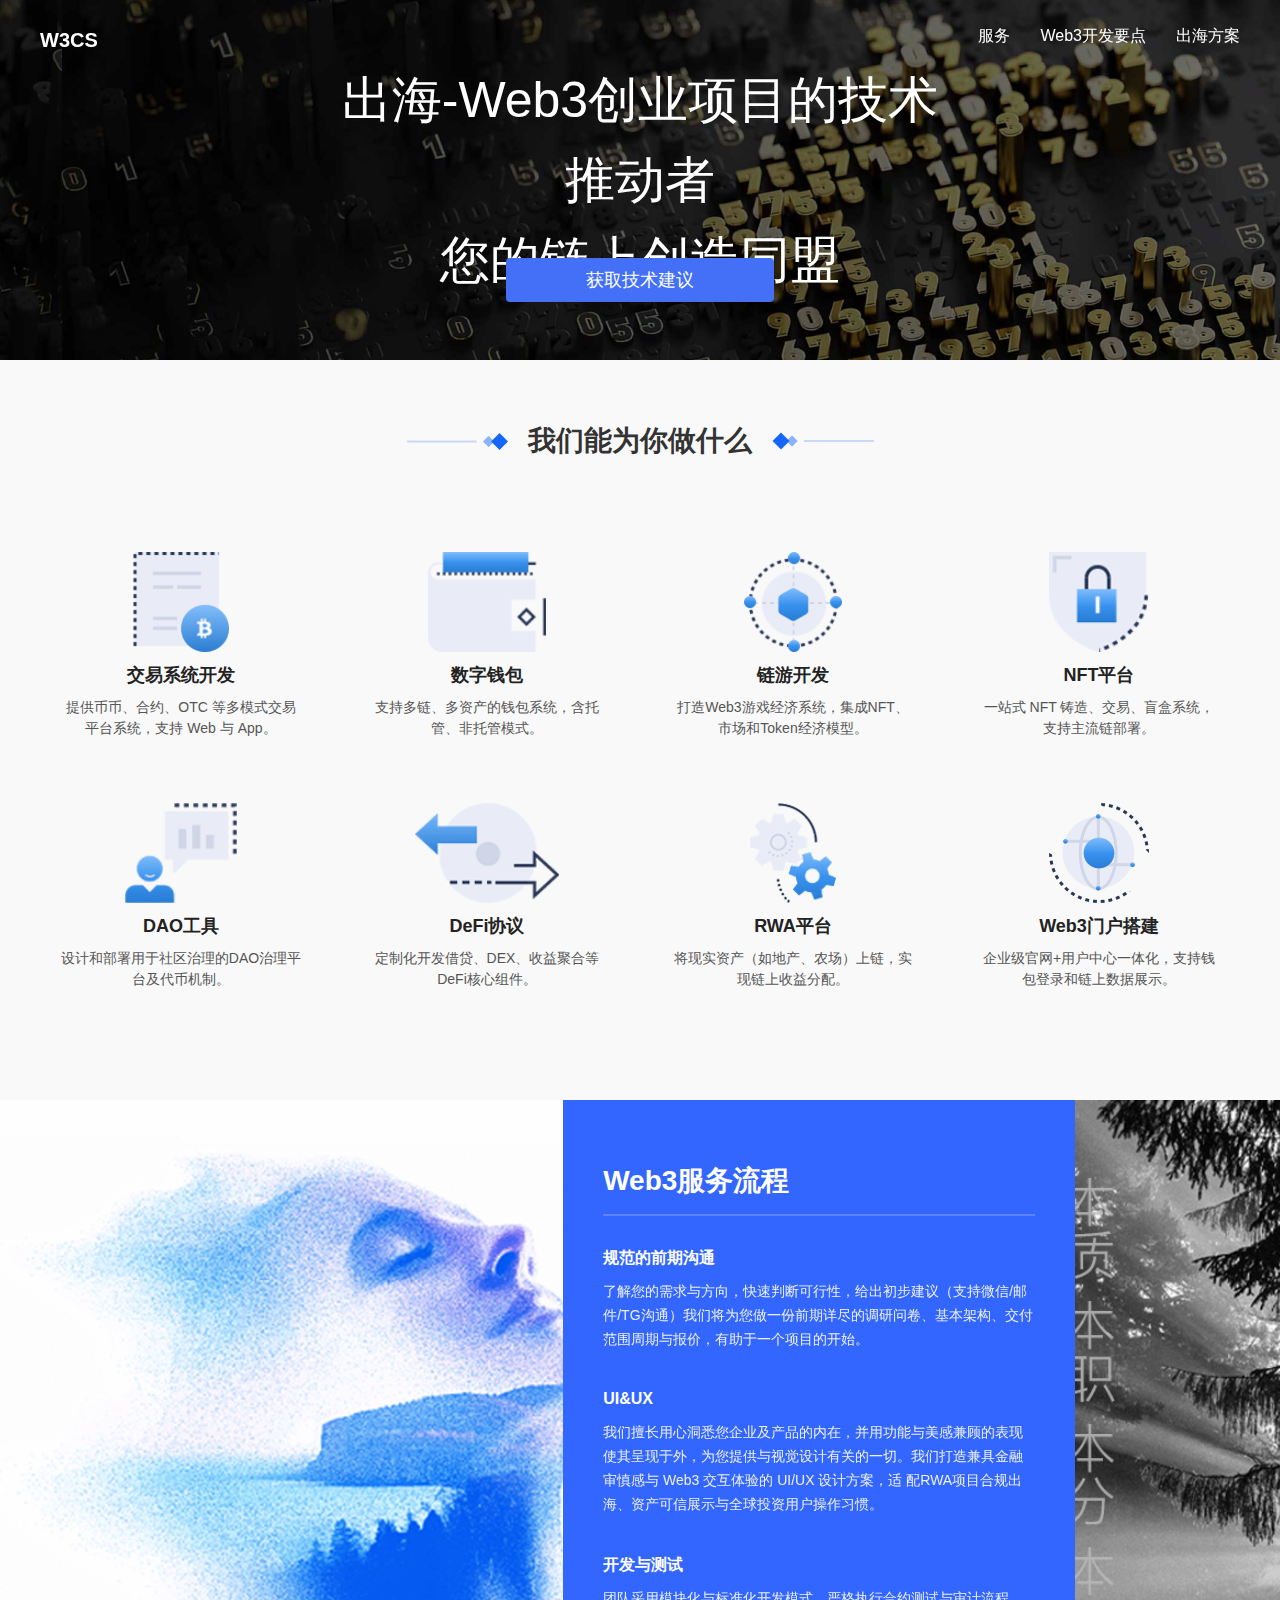
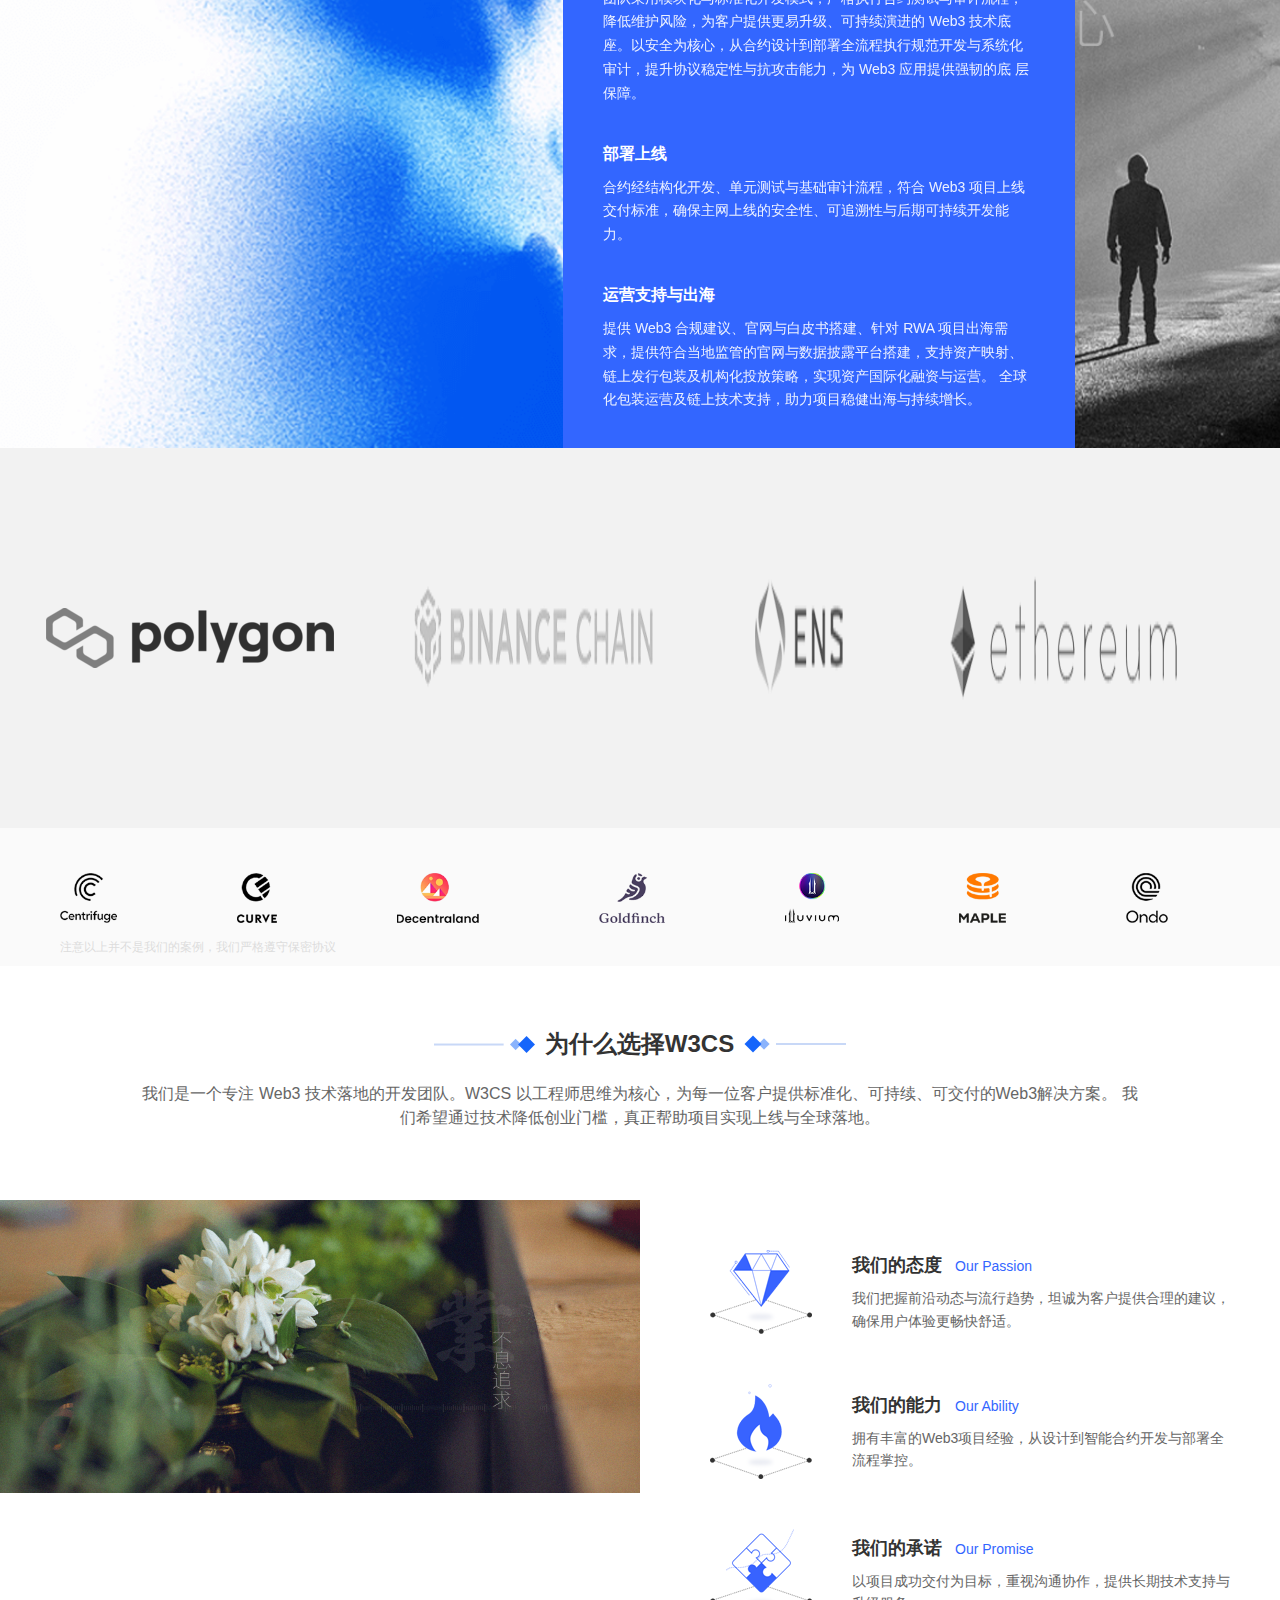
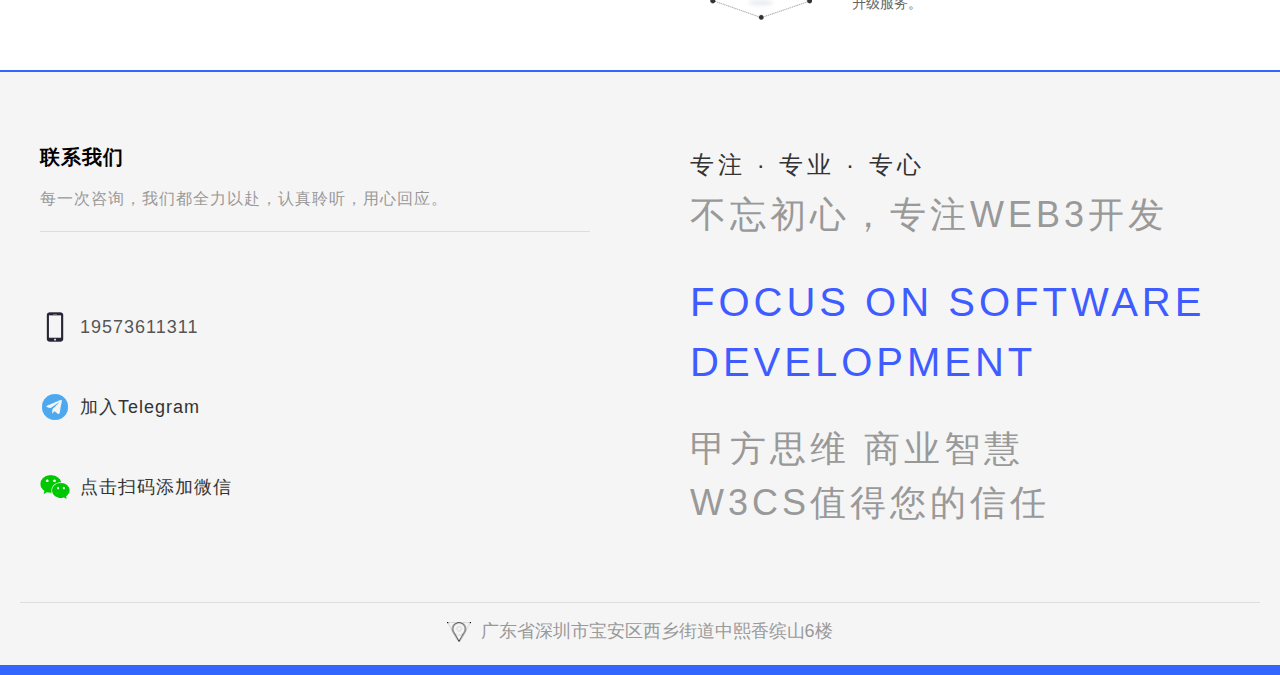
<file: index.html>
<!DOCTYPE html>
<html lang="en">
<head>
  <meta charset="UTF-8" />
  <meta name="viewport" content="width=device-width, initial-scale=1.0" />
  <meta name="description" content="专注于区块链/Web3解决方案，提供智能合约开发、去中心化应用（DApp）定制、NFT铸造、RWA落地、DeFi系统开发及合规出海支持服务，助力企业开启数字资产新时代。">
  <meta name="keywords" content="区块链开发, Web3开发, 智能合约, 去中心化应用, NFT平台, DeFi系统, RWA资产, DApp定制, Web3出海服务">
  <title>区块链Web3开发｜去中心化应用｜智能合约解决方案 - W3CS</title>
  <link rel="stylesheet" href="./css/common.css">
  <link rel="stylesheet" href="./css/index.css">
  <link rel="stylesheet" href="./css/base.css">
  <link rel="icon" href="./images/favicon.ico" type="image/x-icon">
  <!-- Google tag (gtag.js) -->
<script async src="https://www.googletagmanager.com/gtag/js?id=AW-17197983893"></script>
<script>
  window.dataLayer = window.dataLayer || [];
  function gtag(){dataLayer.push(arguments);}
  gtag('js', new Date());

  gtag('config', 'AW-17197983893');
</script>
<!-- Event snippet for 获取技术建议 conversion page
In your html page, add the snippet and call gtag_report_conversion when someone clicks on the chosen link or button. -->
<script>
function gtag_report_conversion(url) {
  var callback = function () {
    if (typeof(url) != 'undefined') {
      window.location = url;
    }
  };
  gtag('event', 'conversion', {
      'send_to': 'AW-17197983893/nWeYCPPh--AaEJXR0YhA',
      'event_callback': callback
  });
  return false;
}
</script>
</head>
<body>
    <!-- 导航栏 -->
    <nav class="navbar">
        <div class="navbar-content">
            <h1 class="logo"><a href="#">W3CS</a></h1>
            <div class="nav-links">
                <a href="#solution">服务</a>
                <a href="#Service">Web3开发要点</a>
                <a href="#contact">出海方案</a>
            </div>
            <!-- <div class="hamburger" id="hamburger">
                <span></span>
                <span></span>
                <span></span>
            </div> -->
        </div>
    </nav>

    <!-- 移动端菜单 -->
    <!-- <div class="mobile-menu" id="mobileMenu">
        <a href="#solution">服务</a>
        <a href="#Service">Web3开发要点</a>
        <a href="#contact">出海方案</a>
    </div> -->

    <!-- 轮播图 -->
    <div class="carousel-container">
        <div class="carousel-slide active">
            <div class="caption">出海-Web3创业项目的技术推动者</br>您的链上创造同盟</div>
        </div>

        <!-- 悬浮按钮 -->
        <a href="#contact" onclick="gtag_report_conversion();"><button class="carousel-btn">获取技术建议</button></a>

    </div> 

    <!-- 第二屏解决方案 -->
    <div class="solution content"  id="solution">
        <div class="tittle">
            <img src="./images/left.png" alt="">
            <h2>我们能为你做什么</h2>
            <img src="./images/right.png" alt="">
        </div>
        <div class="solution-content">
            <ul>
            <li>
                <img loading="lazy" src="./images/solution02.png" alt="">
                <h3>交易系统开发</h3>
                提供币币、合约、OTC 等多模式交易平台系统，支持 Web 与 App。
            </li>
            <li>
                <img loading="lazy" src="./images/solution01.png" alt="">
                <h3>数字钱包</h3>
                支持多链、多资产的钱包系统，含托管、非托管模式。
            </li>
            <li>
                <img loading="lazy" src="./images/solution03.png" alt="">
                <h3>链游开发</h3>
                打造Web3游戏经济系统，集成NFT、市场和Token经济模型。
            </li>
            <li>
                <img loading="lazy" src="./images/solution04.png" alt="">
                <h3>NFT平台</h3>
                一站式 NFT 铸造、交易、盲盒系统，支持主流链部署。
            </li>
            <li>
                <img loading="lazy" src="./images/solution05.png" alt="">
                <h3>DAO工具</h3>
                设计和部署用于社区治理的DAO治理平台及代币机制。
            </li>
            <li>
                <img loading="lazy" src="./images/solution06.png" alt="">
                <h3>DeFi协议</h3>
                定制化开发借贷、DEX、收益聚合等DeFi核心组件。
            </li>
            <li>
                <img loading="lazy" src="./images/solution07.png" alt="">
                <h3>RWA平台</h3>
                将现实资产（如地产、农场）上链，实现链上收益分配。
            </li>
            <li>
                <img loading="lazy" src="./images/solution08.png" alt="">
                <h3>Web3门户搭建</h3>
                企业级官网+用户中心一体化，支持钱包登录和链上数据展示。
            </li>
            </ul>
        </div>
    </div>


    <div class="Service full-section">
        <div class="Service-left">
        <img src="./images/Service_right.png" alt="视觉图">
        </div>

        <div class="Service-middle" id="Service">   

            <h2>Web3服务流程</h2>
            <div class="Service-item">
                <h3>规范的前期沟通</h3>
                <p>了解您的需求与方向，快速判断可行性，给出初步建议（支持微信/邮件/TG沟通）我们将为您做一份前期详尽的调研问卷、基本架构、交付范围周期与报价，有助于一个项目的开始。</p>
            </div>
            <div class="Service-item">
                <h3>UI&UX</h3>
                <p>我们擅长用心洞悉您企业及产品的内在，并用功能与美感兼顾的表现使其呈现于外，为您提供与视觉设计有关的一切。我们打造兼具金融审慎感与 Web3 交互体验的 UI/UX 设计方案，适
    配RWA项目合规出海、资产可信展示与全球投资用户操作习惯。</p>
            </div>
            <div class="Service-item">
                <h3>开发与测试</h3>
                <p>团队采用模块化与标准化开发模式，严格执行合约测试与审计流程，降低维护风险，为客户提供更易升级、可持续演进的 Web3 技术底座。以安全为核心，从合约设计到部署全流程执行规范开发与系统化审计，提升协议稳定性与抗攻击能力，为 Web3 应用提供强韧的底
    层保障。</p>
            </div>
            <div class="Service-item">
                <h3>部署上线</h3>
                <p>合约经结构化开发、单元测试与基础审计流程，符合 Web3 项目上线交付标准，确保主网上线的安全性、可追溯性与后期可持续开发能力。</p>
            </div>
            <div class="Service-item">
                <h3>运营支持与出海</h3>
                <p>提供 Web3 合规建议、官网与白皮书搭建、针对 RWA 项目出海需求，提供符合当地监管的官网与数据披露平台搭建，支持资产映射、链上发行包装及机构化投放策略，实现资产国际化融资与运营。
    全球化包装运营及链上技术支持，助力项目稳健出海与持续增长。</p>
            </div>
        </div>

        <div class="Service-right">
            <img src="./images/Service_left.png" alt="右图背景">
        </div>
    </div>

    <!-- 第四屏热门项目 -->
     <div class="network">
        <div class="network-slider">
            <div class="logo-track">
                <img src="./images/network_polygon.png" alt="Logo 1">
                <img src="./images/network_bnbchain.png" alt="Logo 2">
                <img src="./images/network_ens.png" alt="Logo 3">
                <img src="./images/network_eth.png" alt="Logo 4">
                <img src="./images/network_ipfs.png" alt="Logo 5">
                <img src="./images/network_magic.png" alt="Logo 6">
                <img src="./images/network_near.png" alt="Logo 1">
                <img src="./images/network_Optimism.png" alt="Logo 2">
                <img src="./images/network_solana.png" alt="Logo 3">
                <img src="./images/network_uniswap.png" alt="Logo 4">
                <img src="./images/network_Wallet.png" alt="Logo 5">
                <img src="./images/network_avalanche.png" alt="Logo 6">
                <img src="./images/network_polygon.png" alt="Logo 1">
                <img src="./images/network_bnbchain.png" alt="Logo 2">
                <img src="./images/network_ens.png" alt="Logo 3">
                <img src="./images/network_eth.png" alt="Logo 4">
                <img src="./images/network_ipfs.png" alt="Logo 5">
                <img src="./images/network_magic.png" alt="Logo 6">
                <img src="./images/network_near.png" alt="Logo 1">
                <img src="./images/network_Optimism.png" alt="Logo 2">
                <img src="./images/network_solana.png" alt="Logo 3">
                <img src="./images/network_uniswap.png" alt="Logo 4">
                <img src="./images/network_Wallet.png" alt="Logo 5">
                <img src="./images/network_avalanche.png" alt="Logo 6">
            </div>
        </div>
    </div>

    <!-- 热门应用 -->
     <div class="partner-scroll-section">
        <div class="scroll-row row-left">
            <div class="scroll-track">
            <img src="./images/scroll_centrifuge.png" alt="Logo">
            <img src="./images/scroll_curve.png" alt="Logo">
            <img src="./images/scroll_Decentraland.png" alt="Logo">
            <img src="./images/scroll_Goldfinch.png" alt="Logo">
            <img src="./images/scroll_iuuvivm.png" alt="Logo">
            <img src="./images/scroll_maple_logo.png" alt="Logo">
            <img src="./images/scroll_Ondo_logo.png" alt="Logo">
            <img src="./images/scroll_opensea-logo.png" alt="Logo">
            <img src="./images/scroll_Polkadot-Logo.png" alt="Logo">
            <img src="./images/scroll_TheGraph_logo.png" alt="Logo">
            <img src="./images/scroll_AXIE.png" alt="Logo">
            <img src="./images/scroll_StepN.png" alt="Logo">
            </div>
        </div>
        <div class="tips">
            <p>注意以上并不是我们的案例，我们严格遵守保密协议</p>
        </div>
    </div>

    <!-- 第五屏 关于我们 -->
     <div class="about">
        <div class="tittle">
            <img src="./images/left.png" alt="">
            <h2>为什么选择W3CS</h2>
            <img src="./images/right.png" alt="">
        </div>
        <div class="us">
            <p>我们是一个专注 Web3 技术落地的开发团队。W3CS 以工程师思维为核心，为每一位客户提供标准化、可持续、可交付的Web3解决方案。
我们希望通过技术降低创业门槛，真正帮助项目实现上线与全球落地。</p>
        </div>
        <!-- 左图片 -->
        <div class="about-section">
            <img class="bg-img" src="./images/about_left.png" alt="背景图">
            <ul class="about-list">
                <li class="fade-in">
                    <img src="./images/about_icon01.png" alt="图标1">
                    <div class="about-text">
                    <h3>我们的态度 <span>Our Passion</span></h3>
                    <p>我们把握前沿动态与流行趋势，坦诚为客户提供合理的建议，确保用户体验更畅快舒适。</p>
                    </div>
                </li>
                <li class="fade-in">
                    <img src="./images/about_icon02.png" alt="图标2">
                    <div class="about-text">
                    <h3>我们的能力 <span>Our Ability</span></h3>
                    <p>拥有丰富的Web3项目经验，从设计到智能合约开发与部署全流程掌控。</p>
                    </div>
                </li>
                <li class="fade-in">
                    <img src="./images/about_icon03.png" alt="图标3">
                    <div class="about-text">
                    <h3>我们的承诺 <span>Our Promise</span></h3>
                    <p>以项目成功交付为目标，重视沟通协作，提供长期技术支持与升级服务。</p>
                    </div>
                </li>
            </ul>
        </div>
     </div>

    <!-- 底部信息 -->
    <footer class="site-footer" id="contact">
        <div class="footer-content">
            <div class="footer-left">
                <h3>联系我们</h3>
                <p>每一次咨询，我们都全力以赴，认真聆听，用心回应。</p>
                <div class="contact-divider"></div>
                <ul>
                    <li>
                        <img src="./images/phone_icon.png" alt="电话">
                        <span id="copyPhone" class="copy-text" data-copy="19573611311">19573611311</span>
                    </li>
                    <li><img src="./images/Telegram_icon.png" alt="Telegram"><a href="https://t.me/+8619573611311" target="_blank">加入Telegram</a></li>
                    <li><img src="./images/wechat_icon.png" alt="微信"><a href="javascript:void(0);" id="wechatBtn">点击扫码添加微信</a></li>
                </ul>
                <!-- 微信二维码弹窗 -->
                        <div class="wechat-popup" id="wechatPopup">
                        <div class="wechat-popup-inner">
                            <span class="close-btn" id="closePopup">&times;</span>
                            <img src="./images/WeChat_QRcode.png" alt="微信二维码">
                            <p>扫一扫，加我为朋友</p>
                        </div>
                        </div>
            </div>
            <div class="footer-right">
                <p class="en-1">专注 · 专业 · 专心</p>
                <p class="en-3">不忘初心，专注WEB3开发</p>
                <p class="en-2">FOCUS ON SOFTWARE DEVELOPMENT</p>
                <p class="en-3">甲方思维 商业智慧</p>
                <p class="en-4">W3CS值得您的信任</p>

            </div>
        </div>

        <div class="footer-bottom">
            <img src="./images/address.png" alt="地址">
            <p>广东省深圳市宝安区西乡街道中熙香缤山6楼</p>
        </div>
    </footer>

    <div class="mobile-contact-bar" id="mobileContactBar">
        <a href="https://t.me/+8619573611311" target="_blank">加入 Telegram</a>
        <a href="tel:+86 19573611311">拨打电话</a>
    </div>




    <script>
        
        // 汉堡菜单点击事件
        // const hamburger = document.getElementById("hamburger");
        // const mobileMenu = document.getElementById("mobileMenu");

        // hamburger.addEventListener("click", () => {
        //     mobileMenu.classList.toggle("show");
        // });

        // 导航监听
        window.addEventListener('scroll', function () {
            const navbar = document.querySelector('.navbar');
            const threshold = document.querySelector('.carousel-container').offsetHeight;

            if (window.scrollY > threshold - 60) { // 距离略少于轮播图高度
                navbar.classList.add('scrolled');
            } else {
                navbar.classList.remove('scrolled');
            }
        });
        

        // 第二屏解决方案卡片平滑进场动画（一次性触发）
        const observer = new IntersectionObserver((entries) => {
            entries.forEach(entry => {
            if (entry.isIntersecting) {
                entry.target.classList.add("fade-in");
                observer.unobserve(entry.target);
            }
            });
        }, { threshold: 0.1 });

        document.querySelectorAll(".solution-content li").forEach((li) => {
            observer.observe(li);
        });

        // 第三屏
        const liObserver = new IntersectionObserver((entries) => {
            entries.forEach(entry => {
            if (entry.isIntersecting) {
                entry.target.classList.add("fade-in");
                liObserver.unobserve(entry.target);
            }
            });
        }, { threshold: 0.1 });

        document.querySelectorAll(".Service-bd li").forEach((li) => {
            liObserver.observe(li);
        });

        const wechatBtn = document.getElementById('wechatBtn');
        const wechatPopup = document.getElementById('wechatPopup');
        const closePopup = document.getElementById('closePopup');

        wechatBtn.addEventListener('click', () => {
            wechatPopup.style.display = 'flex';
            document.body.style.overflow = 'hidden'; // 禁止滚动
        });

        closePopup.addEventListener('click', () => {
            wechatPopup.style.display = 'none';
            document.body.style.overflow = ''; // 恢复滚动
        });

        // 点击遮罩层关闭弹窗
        wechatPopup.addEventListener('click', (e) => {
            if (e.target === wechatPopup) {
            wechatPopup.style.display = 'none';
            document.body.style.overflow = '';
            }
        });

        const copyPhone = document.getElementById('copyPhone');

        copyPhone.addEventListener('click', () => {
            const text = copyPhone.getAttribute('data-copy');
            navigator.clipboard.writeText(text).then(() => {
            copyPhone.classList.add('show-tip');
            setTimeout(() => copyPhone.classList.remove('show-tip'), 2000);
            }).catch(err => {
            alert("复制失败，请手动复制");
            });
        });

        // 移动端底部联系方式
         document.addEventListener("DOMContentLoaded", function () {
    const contactBar = document.querySelector('.mobile-contact-bar');
    const firstScreen = document.querySelector('.carousel-container');  // 第一屏容器
    const lastScreen = document.querySelector('.site-footer');         // 最后一屏容器

    function updateContactBarVisibility() {
      const scrollTop = window.scrollY;
      const windowHeight = window.innerHeight;

      const firstScreenBottom = firstScreen.offsetTop + firstScreen.offsetHeight;
      const lastScreenTop = lastScreen.offsetTop;

      // 当前视口中部位置
      const currentViewportMid = scrollTop + windowHeight / 2;

      // 判断：不在首屏 & 不在最后一屏，则显示
      if (scrollTop > firstScreenBottom - 50 && currentViewportMid < lastScreenTop) {
        contactBar.style.display = 'flex';
      } else {
        contactBar.style.display = 'none';
      }
    }

    // 初始化执行一次
    updateContactBarVisibility();

    // 监听滚动事件
    window.addEventListener('scroll', updateContactBarVisibility);

    // 可选：监听窗口尺寸变化，重新计算
    window.addEventListener('resize', updateContactBarVisibility);
  });

    </script>
</body>
</html>
</file>
<file: css/common.css>
@media (max-width: 768px) {
    .tittle h2 {
        font-size: 24px;
        font-weight: 500;
    }
    .tittle img {
        width: 60px;
    }
}
</file>
<file: css/index.css>
/* 导航栏容器 */
    .navbar {
      position: fixed;
      top: 0;
      left: 0;
      right: 0;
      /* background-color: rgba(0,0,0); */
      color: #fff;
      display: flex;
      justify-content: space-between;
      align-items: center;
      padding: 12px 20px;
      z-index: 1000;
    }
    .navbar-content {
        display: flex;
        width: 1200px;
        margin: 0 auto;
        display: flex;
        flex-direction: row;
        justify-content: space-between;
        align-items: center;
    }
    .navbar .logo a {
      font-size: 20px;
      font-weight: bold;
      color: #fff;
    }

    .navbar .nav-links {
      display: flex;
      gap: 30px;
    }

    .navbar .nav-links a {
      text-decoration: none;
      color: #fff;
      font-size: 16px;
      transition: color 0.3s;
    }

    .navbar .nav-links a:hover {
      color: #4370f7;
    }
    .navbar.scrolled {
    background-color: rgba(255, 255, 255, 0.95);
    border-bottom: 1px solid #ddd;
    }

    /* 字体颜色切换 */
    .navbar .nav-links a,
    .navbar .logo a {
    color: #fff;
    transition: color 0.3s ease;
    }
    .navbar.scrolled .nav-links a,
    .navbar.scrolled .logo a {
    color: #333;
    }

    .navbar.scrolled .hamburger span {
    background-color: #333;
    }

    /* 汉堡菜单 */
    .hamburger {
      display: none;
      flex-direction: column;
      cursor: pointer;
      gap: 5px;
    }

    .hamburger span {
      width: 20px;
      height: 2px;
      background-color: #fff;
      border-radius: 2px;
    }

    /* 移动端菜单 */
    /* .mobile-menu {
      display: none;
      flex-direction: column;
      background-color: #f5f5f5;
      position: absolute;
      top: 40px;
      right: 0;
      width: 100%;
      padding: 10px 0;
    }

    .mobile-menu a {
      padding: 8px 20px;
      text-decoration: none;
      color: #666;
      border-top: 1px solid #e9e9e9;
    } */

    .mobile-menu a:hover {
      background-color: #fff;
    }

    /* 响应式布局 */
    @media (max-width: 768px) {
        .navbar.scrolled {
            border-bottom: none;
        }
      .navbar .nav-links {
        display: none;
      }
      .hamburger {
        display: flex;
      }
      .mobile-menu.show {
        display: flex;
      }
    }
    .carousel-container {
        position: relative;
        width: 100%;
        height: 40vh;
        overflow: hidden;
        margin-top: 0px; /* 与固定导航栏错开 */
    }

    .carousel-slide {
        position: absolute;
        width: 100%;
        height: 100%;
        background-size: cover;
        background-position: center;
        opacity: 0;
        transition: opacity 1s ease-in-out;
    }

    .carousel-slide.active {
        opacity: 1;
        z-index: 1;
        background-image: url(../images/banner01.png);
    }

    .caption {
        position: absolute;
        top: 50%;
        left: 50%;
        transform: translate(-50%, -50%);
        text-align: center;
        color: #fff;
        font-size: 50px;
        font-weight: 300;
        line-height: 1.6;
        max-width: 90%;
    }

    /* 移动端：屏幕宽度 ≤768px 时生效 */
    @media (max-width: 768px) {
    .caption {
        font-size: 22px;
    }
    }


    /* 悬浮按钮 */
    .carousel-btn {
        position: absolute;
        transform: translate(-50%, -50%);
        bottom: 10%;
        left: 50%;
        z-index: 3;
        padding: 10px 80px;
        background-color:#4370f7;
        color: white;
        border-radius: 4px;
        border: none;
        cursor: pointer;
        font-size: 1.1rem;
    }

    @media (max-width: 768px) {
    .carousel-btn {
        font-size: 16px;
        padding: 5px 20px;
    }
    }
    

    

    
    /* 页面内容 */
    .solution.content {
        padding: 60px 20px;
        background-color: #f9f9f9;
        text-align: center;
    }

        .solution .tittle {
        display: flex;
        align-items: center;
        justify-content: center;
        gap: 10px;
        margin-bottom: 40px;
    }

    .solution .tittle h2 {
        font-size: 28px;
        color: #333;
        padding: 0 10px;
    }

    @media (max-width: 768px) {
      .solution.content {
        padding: 30px 15px;
      }  
      .solution .tittle h2 {
        font-size: 20px;
        font-weight: 500;
      } 
       .solution .tittle {
        margin-bottom: 0px;
      }
    } 

    .solution-content ul {
        display: grid;
        grid-template-columns: repeat(2, 1fr); /* 默认移动端2列 */
        gap: 24px;
        list-style: none;
        padding: 30px 0;
        margin: auto;
        max-width: 1200px;
    }

    /* 平板及以上：4列 */
    @media (min-width: 1024px) {
        .solution-content ul {
            grid-template-columns: repeat(4, 1fr);
        }
    }

    .solution-content li {
        border-radius: 10px;
        padding: 20px;
        text-align: center;
        transition: transform 0.3s ease, box-shadow 0.3s ease;
        
        /* 动画初始状态 */
        opacity: 0;
        transform: translateY(30px);
        transition: all 0.6s ease;
    }

    .solution-content li.fade-in {
        opacity: 1;
        transform: translateY(0);
    }

    .solution-content li:hover {
        transform: translateY(-5px);
        box-shadow: 0 6px 16px rgba(0,0,0,0.1);
    }

    .solution-content img {
        /* width: 48px;  */
        height: 100px;
        margin-bottom: 10px;
    }

    .solution-content h3 {
        font-size: 18px;
        color: #222;
        margin-bottom: 8px;
    }

    .solution-content li {
        font-size: 14px;
        color: #555;
        line-height: 1.5;
    }

     @media (max-width: 768px) {
      .solution-content img { 
        height: 50px;
    }
      .solution-content ul {
        gap: 15px;
        padding: 10px 0;
      }
      .solution-content li {
        background-color: #fff;
        font-size: 12px;
      } 
    }

    .full-section {
        display: flex;
        width: 100%;
        overflow: hidden;
    }

/* 左图 */
.Service-left {
  background: #fff;
  width: 44%;
}

.Service-left img {
  width: 100%;
  height: 100%;
  object-fit: cover;
}

/* 中间文字内容 */
.Service-middle {
  width: 40%;
  background-color: #3366ff;
  color: #fff;
  padding: 60px 40px 0 40px;
  box-sizing: border-box;
  display: flex;
  flex-direction: column;
  justify-content: center;
}

.Service-middle h2 {
  font-size: 28px;
  margin-bottom: 30px;
  border-bottom: 2px solid rgba(255,255,255,0.2);
  padding-bottom: 12px;
}

.Service-item {
  margin-bottom: 36px;
}

.Service-item h3 {
  font-size: 16px;
  margin-bottom: 10px;
}

.Service-item p {
  font-size: 14px;
  line-height: 1.7;
  opacity: 0.9;
  font-weight: 300;
}

/* 右图 + 竖排文字 */
.Service-right {
    flex: 1;
  position: relative;
  background-color: #000;
}

.Service-right img {
  width: 100%;
  height: 100%;
  object-fit: cover;
}

/* 响应式处理 */
@media (max-width: 768px) {
  .full-section {
    flex-direction: column;
  }

  .Service-left,
  .Service-middle {
    width: 100%;
  }

  .Service-middle {
    padding: 40px 20px 0 20px;
  }
  .Service-right {
    display: none;
  }
}

/* 第四屏 */
.network {
  background-color: #f2f2f2;
  /* padding: 20px 0; */
  overflow: hidden;
}

/* 滚动区域 */
.network-slider {
  width: 100%;
  margin: 30px 0;
  overflow: hidden;
  position: relative;
}

/* 滚动轨道 */
.logo-track {
  display: flex;
  width: max-content;
  animation: scrollLogos 40s linear infinite;
  animation-play-state: running;
}

/* 悬停时暂停动画（桌面端） */
.network-slider:hover .logo-track {
  animation-play-state: paused;
}

/* logo 样式 */
.logo-track img {
  /* width: 120px; */
  /* height: auto; */
  margin: 0 30px;
  opacity: 0.8;
  transition: opacity 0.3s;
  filter: grayscale(1);
}

.logo-track img:hover {
  opacity: 1;
  filter: grayscale(0);
}

/* 滚动关键帧 */
@keyframes scrollLogos {
  from {
    transform: translateX(0);
  }
  to {
    transform: translateX(-50%);
  }
}

/* 移动端响应式 */
@media (max-width: 768px) {
  .logo-track img {
    height: 30%;
    margin: 0 15px;
  }
  .network-slider {
    margin: 0;
  }
}

/* 热门项目 */
.partner-scroll-section {
  background-color: #fafafa;
  padding: 30px 60px 10px 60px;
  overflow: hidden;
}

.scroll-row {
  overflow: hidden;
  white-space: nowrap;
  margin: 15px 0;
  position: relative;
}

.scroll-track {
  display: flex;
  gap: 120px;
  animation: scrollLeft 40s linear infinite;
}

.scroll-track img {
    flex: 1;
    max-width: 100%;
    max-height: 100%;
    object-fit: contain;
}

.scroll-row.row-right .scroll-track {
  animation: scrollRight 40s linear infinite;
}

.scroll-row:hover .scroll-track {
  animation-play-state: paused;
}

.scroll-track img {
  height: 50px;
  opacity: 1;
  transition: opacity 0.3s;
}

.scroll-track img:hover {
  opacity: 0.5;
}

@media (max-width: 768px) {
    .partner-scroll-section {
        padding: 20px 20px 5px 20px;
    }
  .scroll-track {
    animation: none !important;   /* 关闭滚动动画 */
    flex-wrap: wrap;              /* 开启换行 */
    justify-content: flex-start;      /* 可选：居中对齐 */
    column-gap: 65px;
    row-gap: 20px;
  }

  .scroll-track img {
    height: 36px;
    flex: 0 0 auto;               /* 不伸缩 */
    max-width: 40%;               /* 限制宽度 */
  }

  .scroll-row {
    overflow: visible;            /* 允许正常显示换行内容 */
  }
}

.tips {
    display: flex;
    
}
.tips p {
    color: #ddd;
    font-size: 12px;
}
/* 第五屏 */
.about {
    margin-top: 60px;
}
.about .tittle {
        display: flex;
        align-items: center;
        justify-content: center;
        gap: 10px;
        margin-bottom: 20px;
    }

.about .us {
    text-align: center;
    margin: 0 auto;
    margin-bottom: 40px;
    max-width: 1000px;
    width: 90%;
    color: #666;
}

/* list */
.about-section {
  display: flex;
  align-items: flex-start;
  justify-content: center;
  padding-top: 30px;
  margin: 0 auto;
  /* gap: 40px; */
  position: relative;
  border-bottom: 2px solid #3366ff;
}

/* 背景图左侧占一半 */
.about-section .bg-img {
  width: 50%;
  object-fit: cover;
}

/* 右侧文字列表 */
.about-list {
  list-style: none;
  padding: 50px 50px 0 70px;
  /* margin-left: 20px; */
  flex: 1;
}

.about-list li {
  display: flex;
  align-items: center;
  gap: 40px;
  margin-bottom: 50px;
}

.about-text h3 {
  font-size: 18px;
  margin: 0 0 8px;
}

.about-text h3 span {
  font-size: 14px;
  color: #3366ff;
  margin-left: 8px;
  font-weight: normal;
}

.about-text p {
  margin: 0;
  color: #666;
  font-size: 14px;
  line-height: 1.6;
}

/* 响应式处理 */
@media (max-width: 768px) {
    .about {
        margin-top: 30px;
    }
    .about .tittle {
        margin-bottom: 10px;
    }
    .about .us p {
        font-size: 14px;
    }
    
  .about-section {
    flex-direction: column;
    padding: 0px 20px;
  }

  .about-section .bg-img {
    display: none;
  }

  .about-list {
  padding: 0;
}

  .about-list li {
    flex-direction: row;
    gap: 20px;
    margin-bottom: 30px;
  }

  .about-list img {
    margin-bottom: 8px;
  }
  .about-text {
    flex: 1;
  }
}

/* 底部栏 */
.site-footer {
  background-color: #f5f5f5;
  color: #333;
  padding: 40px 20px 20px;
   border-bottom: 10px solid #3366ff;
}

.footer-content {
  display: flex;
  justify-content: space-between;
  flex-wrap: wrap;
  max-width: 1200px;
  margin: 30px auto;
}

.footer-left {
  flex: 1;
  min-width: 280px;
  margin-bottom: 20px;
  letter-spacing: 1px;
}

.footer-left h3 {
  font-size: 20px;
  margin-bottom: 15px;
  color: #000;
}

.footer-left p {
    font-size: 16px;
    color: #999;
    margin: 10px 0;
}

.contact-divider {
  height: 1px;
  background-color: #ddd; 
  margin: 20px 0 40px 0; 
}

.footer-left ul {
    margin-top: 80px;
}

.footer-left li {
  display: flex;
  align-items: center;
  margin-bottom: 50px;
  font-size: 18px;
  color: #555;
}

.copy-text {
  cursor: pointer;
  position: relative;
}

/* 复制提示气泡 */
.copy-text::after {
  content: "复制成功";
  position: absolute;
  top: -28px;
  left: 0;
  background: #333;
  color: #fff;
  font-size: 12px;
  padding: 4px 8px;
  border-radius: 4px;
  opacity: 0;
  pointer-events: none;
  transition: opacity 0.3s ease;
}

.copy-text.show-tip::after {
  opacity: 1;
}

.footer-left li img {
  height: 30px;
  margin-right: 10px;
}

.footer-right {
  flex: 1;
  min-width: 280px;
  text-align: left;
  font-weight: 300;
  letter-spacing: 4px;
  margin-left: 100px;
}

.footer-right .en-1 {
  margin: 5px 0;
  font-size: 24px;
  color: #333;
}

.footer-right .en-2 {
  font-size: 40px;
  color: #3e5cff;
  line-height: 1.5;
  margin: 30px 0px;
}

.footer-right .en-3, .en-4 {
    font-size: 36px;
    color: #999;
}


/* 弹窗遮罩层 */
.wechat-popup {
  display: none;
  position: fixed;
  top: 0;
  left: 0;
  width: 100%;
  height: 100%;
  background-color: rgba(0, 0, 0, 0.6);
  z-index: 9999;
  justify-content: center;
  align-items: center;
}

/* 弹窗内容区域 */
.wechat-popup-inner {
  background: #fff;
  padding: 20px 30px;
  border-radius: 10px;
  text-align: center;
  position: relative;
  max-width: 280px;
  width: 80%;
  box-shadow: 0 5px 20px rgba(0, 0, 0, 0.3);
  animation: fadeIn 0.3s ease;
}

.wechat-popup-inner img {
  width: 200px;
  height: auto;
  margin-bottom: 10px;
}

.wechat-popup-inner p {
  font-size: 14px;
  color: #333;
}

/* 关闭按钮 */
.close-btn {
  position: absolute;
  top: 8px;
  right: 10px;
  font-size: 22px;
  color: #999;
  cursor: pointer;
  font-weight: bold;
}

.close-btn:hover {
  color: #000;
}

/* 淡入动画 */
@keyframes fadeIn {
  from { transform: scale(0.9); opacity: 0; }
  to { transform: scale(1); opacity: 1; }
}

/* 地址 */
.footer-bottom {
    display: flex;
    justify-content: center;
    align-items: center;
  border-top: 1px solid #ddd;
  text-align: center;
  padding-top: 15px;
  font-size: 16px;
  color: #999;
  font-size: 18px;
}

.footer-bottom img {
    height: 20px;
    margin-right: 10px;
}

@media (max-width: 768px) {
    .footer-content {
        margin: 0 0 30px 0;
    }
    .footer-left ul {
        margin-top: 20px;
    }
    .footer-left li {
        margin-bottom: 20px;
    }
      .footer-right {
        margin-left: 0;
        min-width: 90%;
      }
      .footer-right .en-2 {
        font-size: 30px;
        margin: 15px 0;
      }
      .footer-right .en-3,.en-4 {
        font-size: 26px;
      }
      .footer-right .en-1 {
        font-size: 18px;
      }

      .footer-bottom {
        font-size: 15px;
      }
}

/* 移动端联系方式 */
/* 移动端固定底部栏 */
.mobile-contact-bar {
  display: none;
  position: fixed;
  bottom: 0;
  left: 0;
  width: 100%;
  background-color: #3366ff;
  color: white;
  font-size: 16px;
  z-index: 9999;
  padding: 12px 0;
  display: flex;
  justify-content: space-around;
  align-items: center;
}

.mobile-contact-bar a {
  color: white;
  text-decoration: none;
  font-weight: bold;
}

/* 仅在移动端显示 */
@media (min-width: 768px) {
  .mobile-contact-bar {
    display: none !important;
  }
  body {
    padding-bottom: 60px; /* 移动端预留底部固定栏高度 */
  }
}
</file>
<file: css/base.css>
body,
h1,
h2,
h3,
h4,
h5,
h6,
p,
ul,
ol,
li,
td,
th,
dl,
dt,
dd,
table {
    margin: 0;
    padding: 0;
}
* {
    box-sizing: border-box;
}

ul,ol {
    list-style: none;
}
a {
    text-decoration: none;
    color: #333;
}
body {
    font: 16px/1.5  Arial, Helvetica, sans-serif;
    color: #333;
}
.clearfix::before,
.clearfix::after {
  content: "";
  display: table;
}
.clearfix::after {
  clear: both;
}

.fl {
    float: left;
}
.fr {
    float: right;
}
em,i {
    font-style: normal;
}
img {
    vertical-align: middle;
}
input {
    border: 0;
    outline: none;
    color: #333;
}
button:focus-visible {
  outline: 2px solid #4a90e2 !important;
  outline: -webkit-focus-ring-color auto 5px !important;
}
body {
  font-family: "PingFang SC","Helvetica Neue", Helvetica, Arial, sans-serif;
  color: #333;
}
</file>
